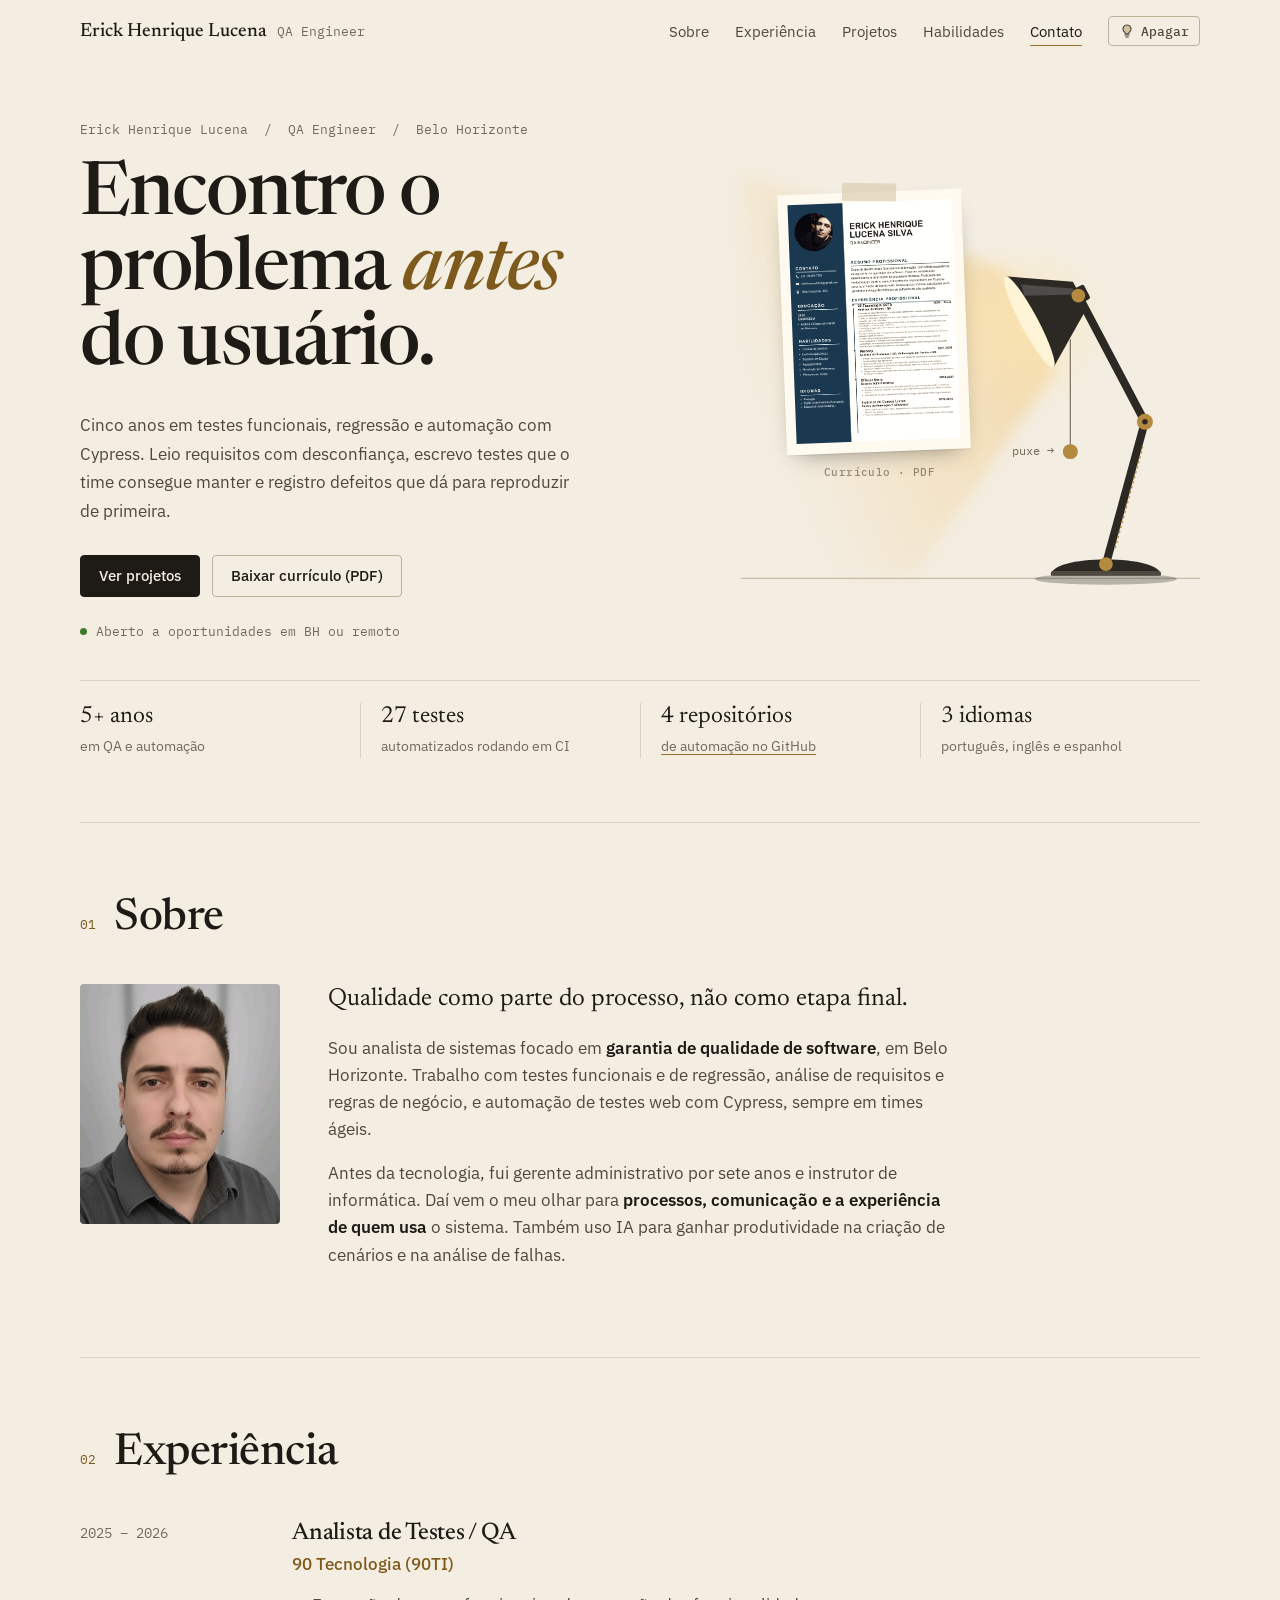
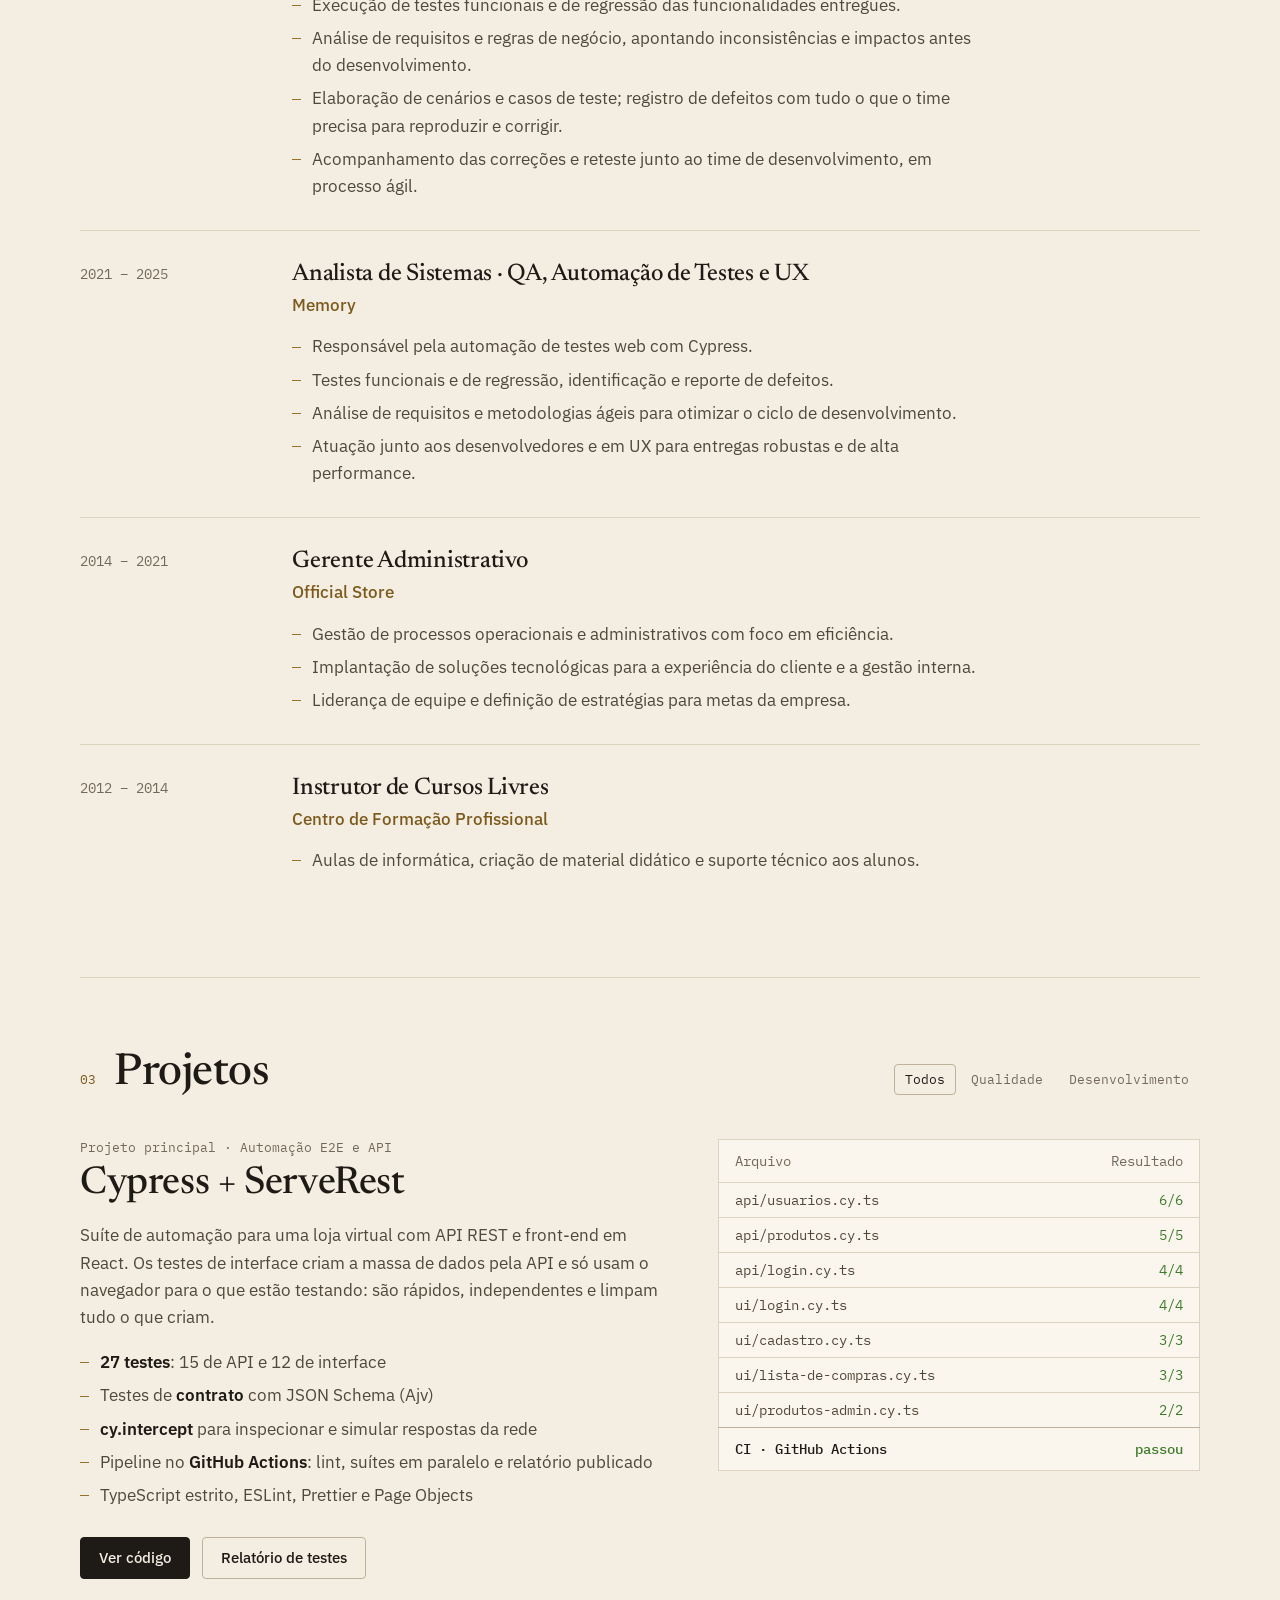
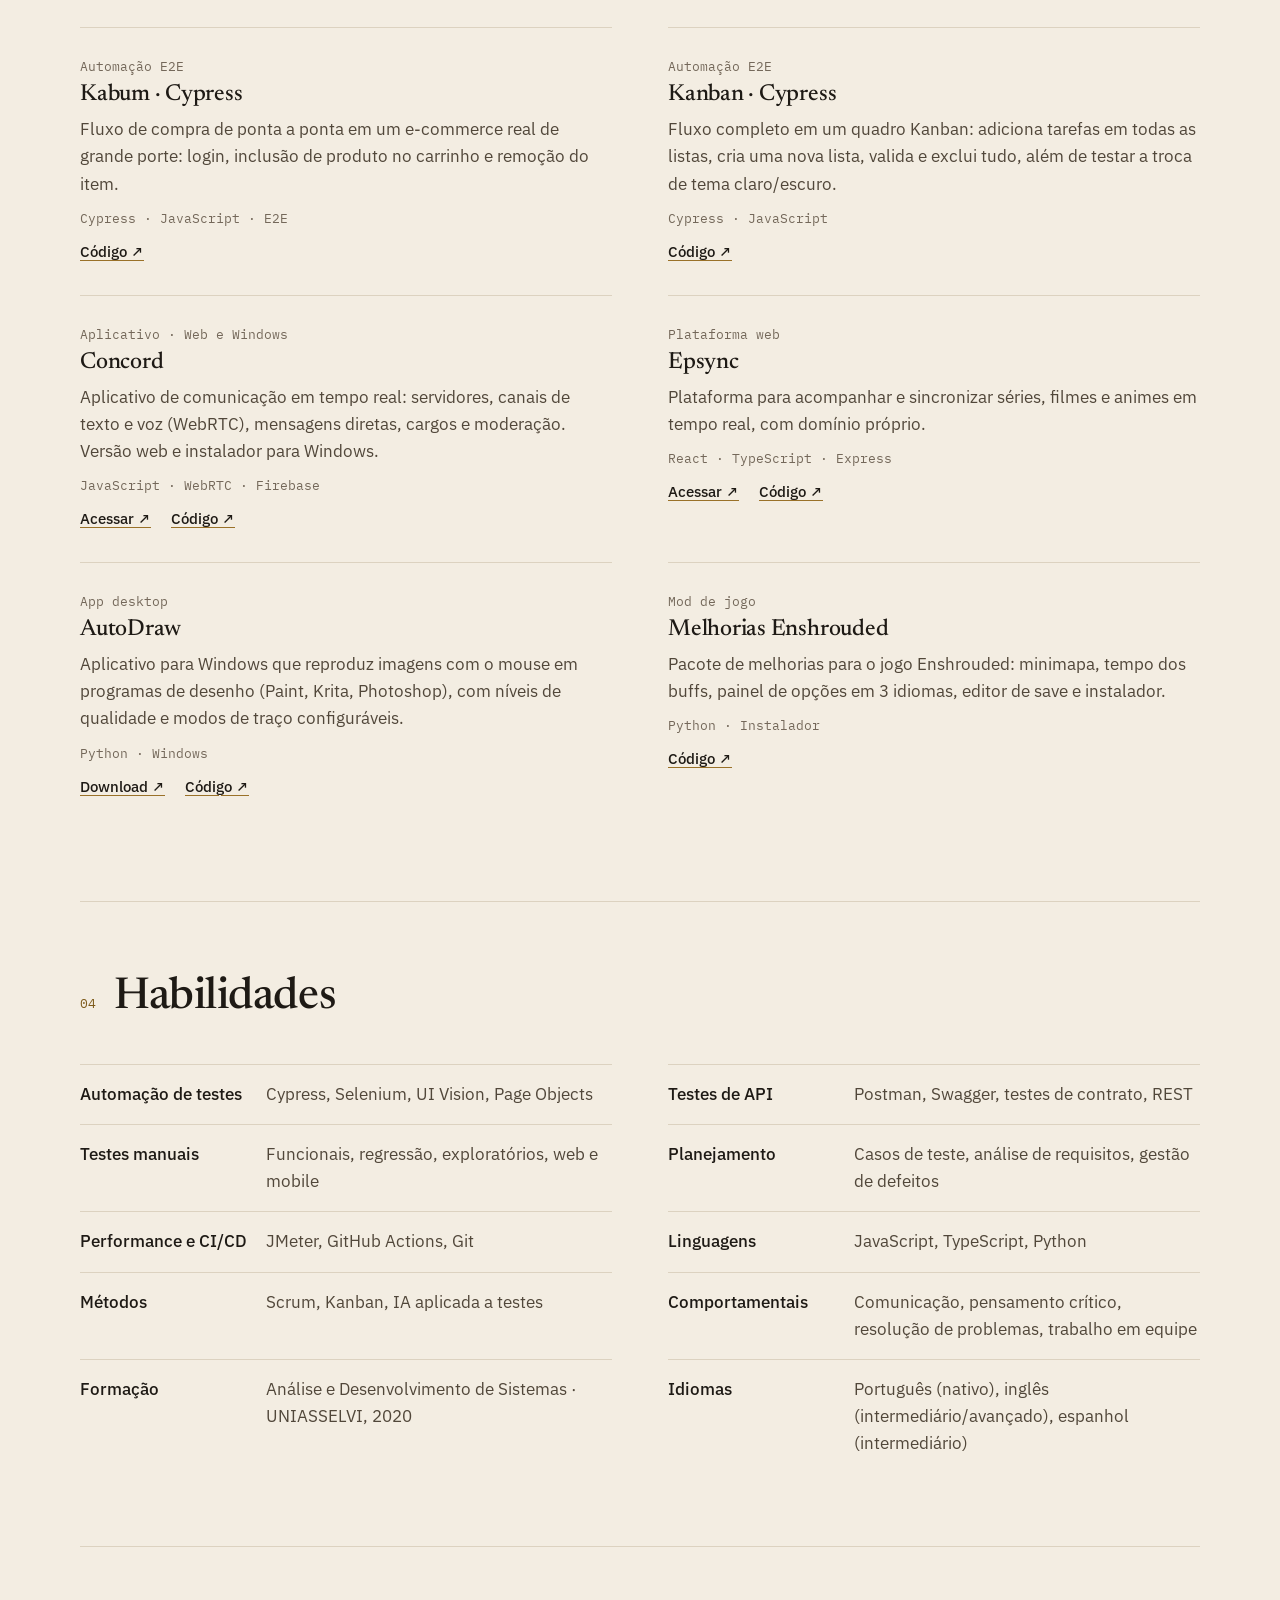
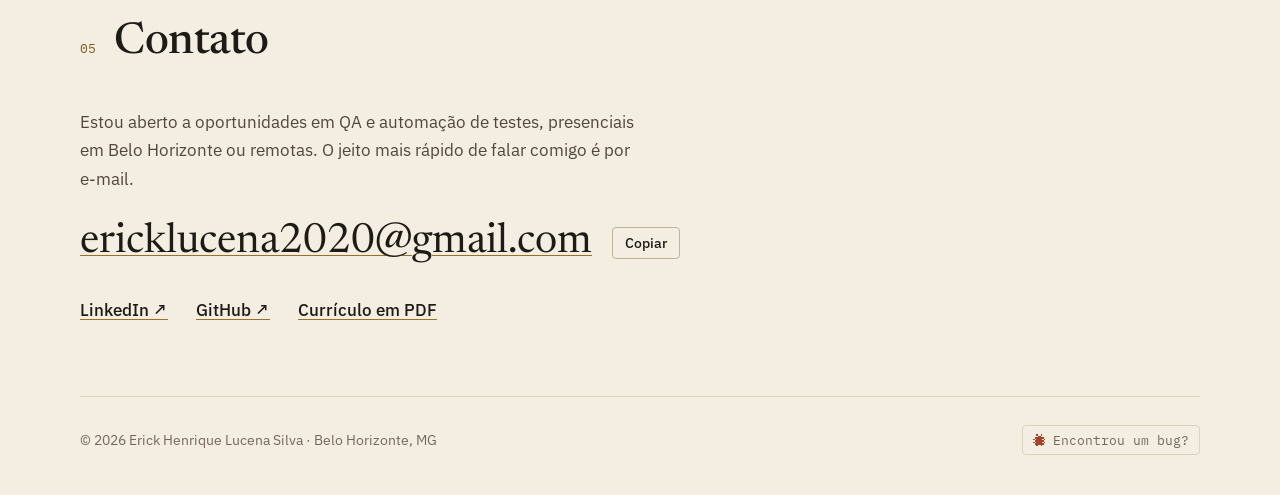
<file: index.html>
<!doctype html>
<html lang="pt-BR">
  <head>
    <meta charset="utf-8" />
    <meta name="viewport" content="width=device-width, initial-scale=1" />
    <title>Erick Henrique Lucena · QA Engineer</title>
    <meta
      name="description"
      content="Erick Henrique Lucena Silva: QA Engineer em Belo Horizonte. 5 anos em testes funcionais, regressão e automação com Cypress, testes de API e integração contínua."
    />
    <link rel="canonical" href="https://ericklucenaa.github.io/" />
    <meta property="og:url" content="https://ericklucenaa.github.io/" />
    <meta property="og:type" content="website" />
    <meta property="og:locale" content="pt_BR" />
    <meta property="og:site_name" content="Erick Henrique Lucena · Portfólio" />
    <meta property="og:title" content="Erick Henrique Lucena · QA Engineer" />
    <meta
      property="og:description"
      content="5 anos em testes funcionais, regressão e automação com Cypress. Projetos e experiência."
    />
    <meta property="og:image" content="https://ericklucenaa.github.io/assets/og-image.png" />
    <meta property="og:image:width" content="1200" />
    <meta property="og:image:height" content="630" />
    <meta property="og:image:alt" content="Erick Henrique Lucena, QA Engineer" />
    <meta name="twitter:card" content="summary_large_image" />
    <meta name="twitter:image" content="https://ericklucenaa.github.io/assets/og-image.png" />
    <meta name="theme-color" content="#15130f" />
    <link rel="icon" href="/assets/favicon.svg" type="image/svg+xml" />
    <link rel="preconnect" href="https://fonts.googleapis.com" />
    <link rel="preconnect" href="https://fonts.gstatic.com" crossorigin />
    <link
      href="https://fonts.googleapis.com/css2?family=IBM+Plex+Mono:wght@400;500&family=IBM+Plex+Sans:wght@400;500;600&family=Newsreader:ital,opsz,wght@0,6..72,400;0,6..72,500;1,6..72,400&display=swap"
      rel="stylesheet"
    />
    <link rel="stylesheet" href="styles.css" />
    <script>
      // define a luz (tema) antes da pintura, para não piscar
      ;(function () {
        var t = null
        try {
          t = localStorage.getItem('tema')
        } catch (e) {}
        if (t !== 'light' && t !== 'dark')
          t = window.matchMedia('(prefers-color-scheme: light)').matches ? 'light' : 'dark'
        document.documentElement.dataset.theme = t
      })()
    </script>
  </head>
  <body>
    <a class="pular" href="#conteudo">Pular para o conteúdo</a>

    <header class="topo">
      <nav class="nav container" aria-label="Principal">
        <a class="marca" href="#inicio">
          <span class="marca-nome">Erick Henrique Lucena</span>
          <span class="marca-papel">QA Engineer</span>
        </a>
        <button class="menu-botao" type="button" aria-expanded="false" aria-controls="menu">
          <span class="sr-only">Menu</span><span aria-hidden="true"></span><span aria-hidden="true"></span>
        </button>
        <ul class="menu" id="menu">
          <li><a href="#sobre">Sobre</a></li>
          <li><a href="#experiencia">Experiência</a></li>
          <li><a href="#projetos">Projetos</a></li>
          <li><a href="#habilidades">Habilidades</a></li>
          <li><a href="#contato">Contato</a></li>
          <li>
            <button class="interruptor" type="button" aria-pressed="false">
              <svg viewBox="0 0 24 24" aria-hidden="true"><path d="M9 18h6M10 21h4M12 3a6 6 0 0 0-3.6 10.8c.6.5 1 1.2 1 2V16h5.2v-.2c0-.8.4-1.5 1-2A6 6 0 0 0 12 3Z"/></svg>
              <span class="interruptor-texto">Acender</span>
            </button>
          </li>
        </ul>
      </nav>
    </header>

    <main id="conteudo">
      <!-- ============ ABERTURA ============ -->
      <section class="abertura container" id="inicio">
        <div class="abertura-texto">
          <p class="sobrelinha">Erick Henrique Lucena &nbsp;/&nbsp; QA Engineer &nbsp;/&nbsp; Belo Horizonte</p>
          <h1>Encontro o problema <em>antes</em> do usuário.</h1>
          <p class="abertura-sub">
            Cinco anos em testes funcionais, regressão e automação com Cypress. Leio requisitos com
            desconfiança, escrevo testes que o time consegue manter e registro defeitos que dá para
            reproduzir de primeira.
          </p>
          <div class="acoes">
            <a class="botao primario" href="#projetos">Ver projetos</a>
            <a class="botao" href="assets/Erick-Henrique-Lucena-Silva-Curriculo.pdf" download>Baixar currículo (PDF)</a>
          </div>
          <p class="disponivel"><span class="ponto" aria-hidden="true"></span> Aberto a oportunidades em BH ou remoto</p>
        </div>

        <div class="cena">
          <svg class="cena-svg" viewBox="0 0 400 400" aria-hidden="true">
            <defs>
              <linearGradient id="g-cone" x1="252" y1="150" x2="20" y2="250" gradientUnits="userSpaceOnUse">
                <stop class="cone-ini" offset="0" />
                <stop class="cone-fim" offset="1" />
              </linearGradient>
              <radialGradient id="g-brilho">
                <stop class="brilho-ini" offset="0" />
                <stop class="brilho-fim" offset="1" />
              </radialGradient>
              <filter id="f-difuso" x="-20%" y="-20%" width="140%" height="140%">
                <feGaussianBlur stdDeviation="7" />
              </filter>
            </defs>

            <g class="luz">
              <polygon class="cone" points="234,106 274,192 150,372 0,372 0,18" fill="url(#g-cone)" filter="url(#f-difuso)" />
              <circle class="brilho" cx="250" cy="150" r="78" fill="url(#g-brilho)" />
            </g>

            <line class="mesa" x1="0" y1="372.5" x2="400" y2="372.5" />

            <!-- base -->
            <ellipse class="sombra-base" cx="318" cy="373" rx="62" ry="5" />
            <path class="metal" d="M270 370c0-9 21-14 48-14s48 5 48 14Z" />
            <rect class="metal-claro" x="270" y="366" width="96" height="4" rx="2" />
            <!-- braços -->
            <line class="braco" x1="318" y1="360" x2="352" y2="236" />
            <line class="braco" x1="352" y1="236" x2="294" y2="126" />
            <line class="mola" x1="326" y1="346" x2="350" y2="258" />
            <circle class="junta" cx="318" cy="360" r="6" />
            <circle class="junta" cx="352" cy="236" r="7" />
            <circle class="junta-centro" cx="352" cy="236" r="2.4" />
            <!-- cúpula -->
            <g transform="translate(268 140) rotate(62)">
              <path class="cupula" d="M-13 -31h26l32 50q-45 12-90 0Z" />
              <path class="cupula-reflexo" d="M-8 -28h6l-20 40q-6-1-10-2Z" />
              <ellipse class="abertura-lampada" cx="0" cy="19" rx="45" ry="7.5" />
              <rect class="metal" x="-7" y="-38" width="14" height="9" rx="2" />
            </g>
            <circle class="junta" cx="294" cy="126" r="6" />
            <!-- cordinha -->
            <line class="cordao" x1="287" y1="164" x2="287" y2="262" />
            <circle class="puxador" cx="287" cy="262" r="6.5" />
          </svg>

          <a class="curriculo-mini" href="assets/Erick-Henrique-Lucena-Silva-Curriculo.pdf" target="_blank" rel="noopener">
            <img src="assets/curriculo-miniatura.webp" width="520" height="735" alt="Miniatura do currículo de Erick Henrique Lucena Silva" decoding="async">
            <span class="curriculo-mini-rotulo">Currículo · PDF</span>
          </a>

          <button class="cordinha" type="button" aria-pressed="false">
            <span class="sr-only">Luminária: acender ou apagar a página</span>
          </button>
          <span class="dica" aria-hidden="true">puxe</span>
        </div>
      </section>

      <dl class="fatos container" aria-label="Destaques">
        <div><dt>5+ anos</dt><dd>em QA e automação</dd></div>
        <div><dt>27 testes</dt><dd>automatizados rodando em CI</dd></div>
        <div><dt>4 repositórios</dt><dd><a href="https://github.com/Ericklucenaa?tab=repositories&amp;q=cypress" target="_blank" rel="noopener">de automação no GitHub</a></dd></div>
        <div><dt>3 idiomas</dt><dd>português, inglês e espanhol</dd></div>
      </dl>

      <!-- ============ SOBRE ============ -->
      <section class="secao container" id="sobre" aria-labelledby="t-sobre">
        <header class="secao-cab"><span class="secao-num">01</span><h2 id="t-sobre">Sobre</h2></header>
        <div class="sobre">
          <img class="foto" src="assets/foto.jpg" alt="Foto de Erick Henrique Lucena Silva" width="200" height="200" loading="lazy" />
          <div class="sobre-texto">
            <p class="sobre-lead">Qualidade como parte do processo, não como etapa final.</p>
            <p>
              Sou analista de sistemas focado em <strong>garantia de qualidade de software</strong>, em
              Belo Horizonte. Trabalho com testes funcionais e de regressão, análise de requisitos e
              regras de negócio, e automação de testes web com Cypress, sempre em times ágeis.
            </p>
            <p>
              Antes da tecnologia, fui gerente administrativo por sete anos e instrutor de informática.
              Daí vem o meu olhar para <strong>processos, comunicação e a experiência de quem usa</strong>
              o sistema. Também uso IA para ganhar produtividade na criação de cenários e na análise de
              falhas.
            </p>
          </div>
        </div>
      </section>

      <!-- ============ EXPERIÊNCIA ============ -->
      <section class="secao container" id="experiencia" aria-labelledby="t-exp">
        <header class="secao-cab"><span class="secao-num">02</span><h2 id="t-exp">Experiência</h2></header>
        <ol class="trajetoria">
          <li>
            <p class="periodo">2025 – 2026</p>
            <div>
              <h3>Analista de Testes / QA</h3>
              <p class="empresa">90 Tecnologia (90TI)</p>
              <ul>
                <li>Execução de testes funcionais e de regressão das funcionalidades entregues.</li>
                <li>Análise de requisitos e regras de negócio, apontando inconsistências e impactos antes do desenvolvimento.</li>
                <li>Elaboração de cenários e casos de teste; registro de defeitos com tudo o que o time precisa para reproduzir e corrigir.</li>
                <li>Acompanhamento das correções e reteste junto ao time de desenvolvimento, em processo ágil.</li>
              </ul>
            </div>
          </li>
          <li>
            <p class="periodo">2021 – 2025</p>
            <div>
              <h3>Analista de Sistemas · QA, Automação de Testes e UX</h3>
              <p class="empresa">Memory</p>
              <ul>
                <li>Responsável pela automação de testes web com Cypress.</li>
                <li>Testes funcionais e de regressão, identificação e reporte de defeitos.</li>
                <li>Análise de requisitos e metodologias ágeis para otimizar o ciclo de desenvolvimento.</li>
                <li>Atuação junto aos desenvolvedores e em UX para entregas robustas e de alta performance.</li>
              </ul>
            </div>
          </li>
          <li>
            <p class="periodo">2014 – 2021</p>
            <div>
              <h3>Gerente Administrativo</h3>
              <p class="empresa">Official Store</p>
              <ul>
                <li>Gestão de processos operacionais e administrativos com foco em eficiência.</li>
                <li>Implantação de soluções tecnológicas para a experiência do cliente e a gestão interna.</li>
                <li>Liderança de equipe e definição de estratégias para metas da empresa.</li>
              </ul>
            </div>
          </li>
          <li>
            <p class="periodo">2012 – 2014</p>
            <div>
              <h3>Instrutor de Cursos Livres</h3>
              <p class="empresa">Centro de Formação Profissional</p>
              <ul>
                <li>Aulas de informática, criação de material didático e suporte técnico aos alunos.</li>
              </ul>
            </div>
          </li>
        </ol>
      </section>

      <!-- ============ PROJETOS ============ -->
      <section class="secao container" id="projetos" aria-labelledby="t-proj">
        <header class="secao-cab">
          <span class="secao-num">03</span><h2 id="t-proj">Projetos</h2>
          <div class="filtros" role="group" aria-label="Filtrar projetos">
            <button class="filtro" type="button" aria-pressed="true" data-filtro="todos">Todos</button>
            <button class="filtro" type="button" aria-pressed="false" data-filtro="qa">Qualidade</button>
            <button class="filtro" type="button" aria-pressed="false" data-filtro="dev">Desenvolvimento</button>
          </div>
        </header>

        <article class="projeto projeto-principal" data-tipo="qa">
          <div class="pp-texto">
            <p class="tipo">Projeto principal · Automação E2E e API</p>
            <h3>Cypress + ServeRest</h3>
            <p>
              Suíte de automação para uma loja virtual com API REST e front-end em React. Os testes de
              interface criam a massa de dados pela API e só usam o navegador para o que estão testando:
              são rápidos, independentes e limpam tudo o que criam.
            </p>
            <ul class="lista-pontos">
              <li><b>27 testes</b>: 15 de API e 12 de interface</li>
              <li>Testes de <b>contrato</b> com JSON Schema (Ajv)</li>
              <li><b>cy.intercept</b> para inspecionar e simular respostas da rede</li>
              <li>Pipeline no <b>GitHub Actions</b>: lint, suítes em paralelo e relatório publicado</li>
              <li>TypeScript estrito, ESLint, Prettier e Page Objects</li>
            </ul>
            <div class="acoes">
              <a class="botao primario" href="https://github.com/Ericklucenaa/cypress-serverest" target="_blank" rel="noopener">Ver código</a>
              <a class="botao" href="https://ericklucenaa.github.io/cypress-serverest/" target="_blank" rel="noopener">Relatório de testes</a>
            </div>
          </div>
          <table class="suites">
            <caption class="sr-only">Resultado por arquivo de teste</caption>
            <thead><tr><th scope="col">Arquivo</th><th scope="col">Resultado</th></tr></thead>
            <tbody>
              <tr><td>api/usuarios.cy.ts</td><td>6/6</td></tr>
              <tr><td>api/produtos.cy.ts</td><td>5/5</td></tr>
              <tr><td>api/login.cy.ts</td><td>4/4</td></tr>
              <tr><td>ui/login.cy.ts</td><td>4/4</td></tr>
              <tr><td>ui/cadastro.cy.ts</td><td>3/3</td></tr>
              <tr><td>ui/lista-de-compras.cy.ts</td><td>3/3</td></tr>
              <tr><td>ui/produtos-admin.cy.ts</td><td>2/2</td></tr>
            </tbody>
            <tfoot><tr><td>CI · GitHub Actions</td><td>passou</td></tr></tfoot>
          </table>
        </article>

        <div class="lista-projetos">
          <article class="projeto" data-tipo="qa">
            <p class="tipo">Automação E2E</p>
            <h3>Kabum · Cypress</h3>
            <p>Fluxo de compra de ponta a ponta em um e-commerce real de grande porte: login, inclusão de produto no carrinho e remoção do item.</p>
            <p class="tecs">Cypress · JavaScript · E2E</p>
            <p class="links"><a href="https://github.com/Ericklucenaa/kabum-cypress" target="_blank" rel="noopener">Código <span aria-hidden="true">↗</span></a></p>
          </article>

          <article class="projeto" data-tipo="qa">
            <p class="tipo">Automação E2E</p>
            <h3>Kanban · Cypress</h3>
            <p>Fluxo completo em um quadro Kanban: adiciona tarefas em todas as listas, cria uma nova lista, valida e exclui tudo, além de testar a troca de tema claro/escuro.</p>
            <p class="tecs">Cypress · JavaScript</p>
            <p class="links"><a href="https://github.com/Ericklucenaa/Cypress-Kanban" target="_blank" rel="noopener">Código <span aria-hidden="true">↗</span></a></p>
          </article>

          <article class="projeto" data-tipo="dev">
            <p class="tipo">Aplicativo · Web e Windows</p>
            <h3>Concord</h3>
            <p>Aplicativo de comunicação em tempo real: servidores, canais de texto e voz (WebRTC), mensagens diretas, cargos e moderação. Versão web e instalador para Windows.</p>
            <p class="tecs">JavaScript · WebRTC · Firebase</p>
            <p class="links">
              <a href="https://concord-3af70.web.app" target="_blank" rel="noopener">Acessar <span aria-hidden="true">↗</span></a>
              <a href="https://github.com/Ericklucenaa/Concord" target="_blank" rel="noopener">Código <span aria-hidden="true">↗</span></a>
            </p>
          </article>

          <article class="projeto" data-tipo="dev">
            <p class="tipo">Plataforma web</p>
            <h3>Epsync</h3>
            <p>Plataforma para acompanhar e sincronizar séries, filmes e animes em tempo real, com domínio próprio.</p>
            <p class="tecs">React · TypeScript · Express</p>
            <p class="links">
              <a href="https://epsync.com.br" target="_blank" rel="noopener">Acessar <span aria-hidden="true">↗</span></a>
              <a href="https://github.com/Ericklucenaa/ShowTime" target="_blank" rel="noopener">Código <span aria-hidden="true">↗</span></a>
            </p>
          </article>

          <article class="projeto" data-tipo="dev">
            <p class="tipo">App desktop</p>
            <h3>AutoDraw</h3>
            <p>Aplicativo para Windows que reproduz imagens com o mouse em programas de desenho (Paint, Krita, Photoshop), com níveis de qualidade e modos de traço configuráveis.</p>
            <p class="tecs">Python · Windows</p>
            <p class="links">
              <a href="https://github.com/Ericklucenaa/AutoDraw/releases/latest" target="_blank" rel="noopener">Download <span aria-hidden="true">↗</span></a>
              <a href="https://github.com/Ericklucenaa/AutoDraw" target="_blank" rel="noopener">Código <span aria-hidden="true">↗</span></a>
            </p>
          </article>

          <article class="projeto" data-tipo="dev">
            <p class="tipo">Mod de jogo</p>
            <h3>Melhorias Enshrouded</h3>
            <p>Pacote de melhorias para o jogo Enshrouded: minimapa, tempo dos buffs, painel de opções em 3 idiomas, editor de save e instalador.</p>
            <p class="tecs">Python · Instalador</p>
            <p class="links"><a href="https://github.com/Ericklucenaa/Enshrouded-minimap" target="_blank" rel="noopener">Código <span aria-hidden="true">↗</span></a></p>
          </article>
        </div>
        <p class="filtro-vazio" hidden>Nenhum projeto nesta categoria.</p>
      </section>

      <!-- ============ HABILIDADES ============ -->
      <section class="secao container" id="habilidades" aria-labelledby="t-hab">
        <header class="secao-cab"><span class="secao-num">04</span><h2 id="t-hab">Habilidades</h2></header>
        <dl class="habilidades">
          <div><dt>Automação de testes</dt><dd>Cypress, Selenium, UI Vision, Page Objects</dd></div>
          <div><dt>Testes de API</dt><dd>Postman, Swagger, testes de contrato, REST</dd></div>
          <div><dt>Testes manuais</dt><dd>Funcionais, regressão, exploratórios, web e mobile</dd></div>
          <div><dt>Planejamento</dt><dd>Casos de teste, análise de requisitos, gestão de defeitos</dd></div>
          <div><dt>Performance e CI/CD</dt><dd>JMeter, GitHub Actions, Git</dd></div>
          <div><dt>Linguagens</dt><dd>JavaScript, TypeScript, Python</dd></div>
          <div><dt>Métodos</dt><dd>Scrum, Kanban, IA aplicada a testes</dd></div>
          <div><dt>Comportamentais</dt><dd>Comunicação, pensamento crítico, resolução de problemas, trabalho em equipe</dd></div>
          <div><dt>Formação</dt><dd>Análise e Desenvolvimento de Sistemas · UNIASSELVI, 2020</dd></div>
          <div><dt>Idiomas</dt><dd>Português (nativo), inglês (intermediário/avançado), espanhol (intermediário)</dd></div>
        </dl>
      </section>

      <!-- ============ CONTATO ============ -->
      <section class="secao container contato" id="contato" aria-labelledby="t-contato">
        <header class="secao-cab"><span class="secao-num">05</span><h2 id="t-contato">Contato</h2></header>
        <div class="contato-corpo">
          <p class="contato-texto">Estou aberto a oportunidades em QA e automação de testes, presenciais em Belo Horizonte ou remotas. O jeito mais rápido de falar comigo é por e-mail.</p>
          <p class="email-linha">
            <a class="email" href="mailto:ericklucena2020@gmail.com">ericklucena2020@gmail.com</a>
            <button class="botao pequeno" type="button" id="copiar-email" data-email="ericklucena2020@gmail.com">Copiar</button>
          </p>
          <ul class="contato-links">
            <li><a href="https://www.linkedin.com/in/erick-lucena-b0a96a1b9/" target="_blank" rel="noopener">LinkedIn <span aria-hidden="true">↗</span></a></li>
            <li><a href="https://github.com/Ericklucenaa" target="_blank" rel="noopener">GitHub <span aria-hidden="true">↗</span></a></li>
            <li><a href="assets/Erick-Henrique-Lucena-Silva-Curriculo.pdf" download>Currículo em PDF</a></li>
          </ul>
        </div>
      </section>
    </main>

    <footer class="rodape container">
      <p>© <span id="ano">2026</span> Erick Henrique Lucena Silva · Belo Horizonte, MG</p>
      <button class="caca-botao" type="button" aria-pressed="false">
        <svg viewBox="0 0 8 8" aria-hidden="true"><use href="#sprite-bug" /></svg>
        <span class="caca-texto">Encontrou um bug?</span>
      </button>
    </footer>

    <div class="toasts" aria-live="polite"></div>

    <svg width="0" height="0" style="position: absolute" aria-hidden="true">
      <symbol id="sprite-bug" viewBox="0 0 8 8" shape-rendering="crispEdges">
        <path fill="currentColor" d="M2 0h1v1H2zM5 0h1v1H5zM3 1h2v1H3zM1 2h6v1H1zM0 3h1v1H0zM2 3h4v1H2zM7 3h1v1H7zM1 4h6v1H1zM0 5h1v1H0zM2 5h4v1H2zM7 5h1v1H7zM1 6h6v1H1zM2 7h1v1H2zM5 7h1v1H5z" />
      </symbol>
    </svg>

    <script src="script.js" defer></script>
  </body>
</html>
</file>
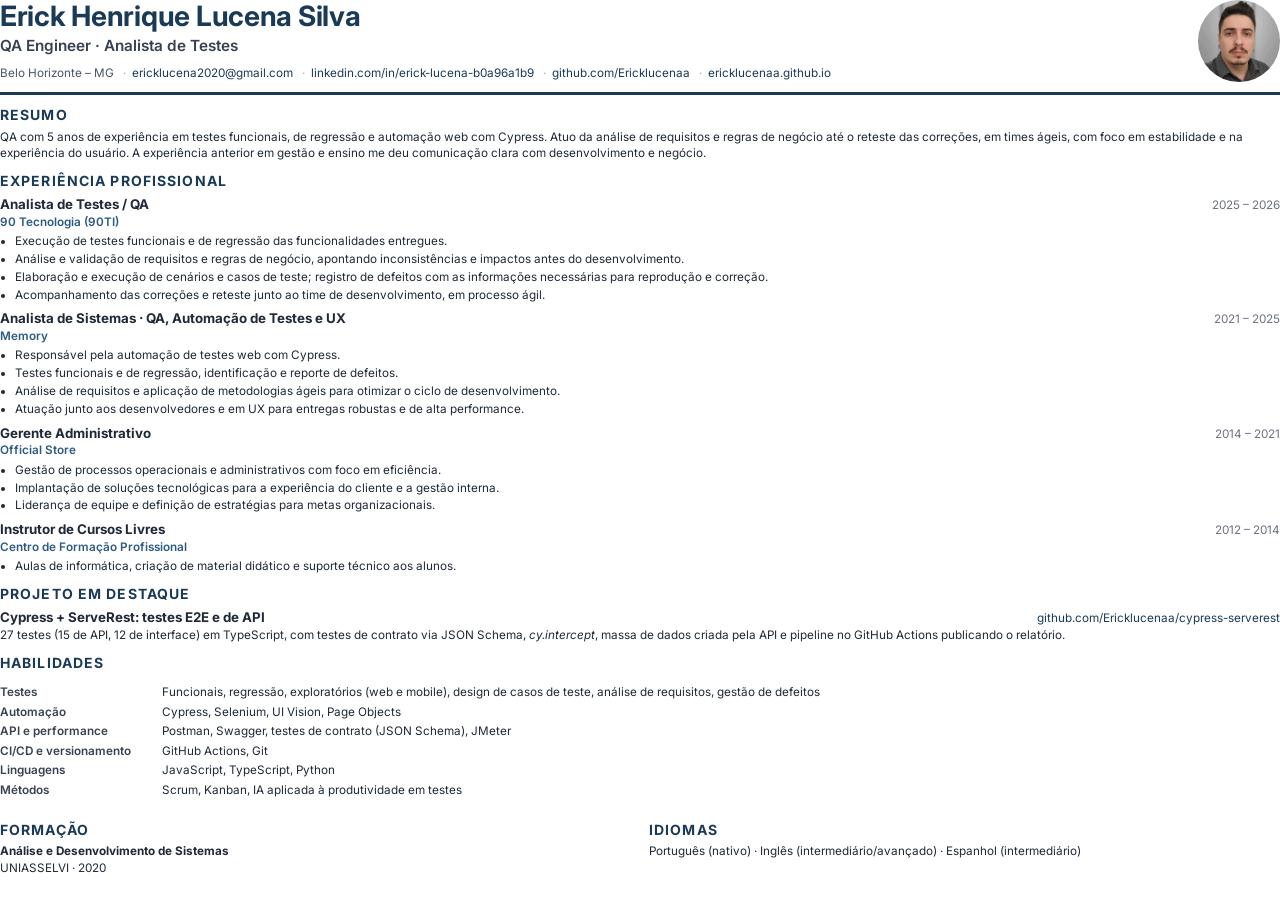
<file: cv/curriculo.html>
<!doctype html>
<html lang="pt-BR">
  <head>
    <meta charset="utf-8" />
    <title>Erick Henrique Lucena Silva · Currículo</title>
    <link
      href="https://fonts.googleapis.com/css2?family=Inter:wght@400;500;600;700;800&display=swap"
      rel="stylesheet"
    />
    <style>
      @page {
        size: A4;
        margin: 10mm 13mm;
      }
      * {
        box-sizing: border-box;
      }
      body {
        margin: 0;
        font-family: 'Inter', Arial, sans-serif;
        font-size: 8.8pt;
        line-height: 1.4;
        color: #1f2937;
        -webkit-print-color-adjust: exact;
        print-color-adjust: exact;
      }
      a {
        color: #1b3a57;
        text-decoration: none;
      }
      header {
        display: flex;
        justify-content: space-between;
        align-items: center;
        gap: 18px;
        padding-bottom: 10px;
        border-bottom: 3px solid #1b3a57;
      }
      h1 {
        margin: 0;
        font-size: 21pt;
        line-height: 1.1;
        color: #1b3a57;
        letter-spacing: -0.01em;
      }
      .cargo {
        margin: 4px 0 8px;
        font-size: 11.5pt;
        font-weight: 600;
        color: #374151;
      }
      .contatos {
        margin: 0;
        font-size: 8.8pt;
        color: #4b5563;
      }
      .contatos span + span::before {
        content: '·';
        margin: 0 6px;
        color: #9ca3af;
      }
      .foto {
        width: 82px;
        height: 82px;
        border-radius: 50%;
        object-fit: cover;
        flex: none;
      }
      h2 {
        margin: 10px 0 4px;
        font-size: 10.5pt;
        text-transform: uppercase;
        letter-spacing: 0.08em;
        color: #1b3a57;
      }
      p {
        margin: 0;
      }
      .item {
        margin-bottom: 6px;
        break-inside: avoid;
      }
      .item-topo {
        display: flex;
        justify-content: space-between;
        gap: 12px;
        align-items: baseline;
      }
      .item h3 {
        margin: 0;
        font-size: 10pt;
      }
      .periodo {
        font-size: 8.8pt;
        color: #6b7280;
        white-space: nowrap;
      }
      .empresa {
        font-weight: 600;
        color: #2c5a85;
        margin-bottom: 3px;
      }
      ul {
        margin: 2px 0 0;
        padding-left: 15px;
      }
      li {
        margin-bottom: 1.5px;
      }
      .habilidades {
        display: grid;
        grid-template-columns: 150px 1fr;
        gap: 3px 12px;
      }
      .habilidades dt {
        font-weight: 600;
        color: #374151;
      }
      .habilidades dd {
        margin: 0;
      }
      .duas {
        display: grid;
        grid-template-columns: 1fr 1fr;
        gap: 18px;
      }
    </style>
  </head>
  <body>
    <header>
      <div>
        <h1>Erick Henrique Lucena Silva</h1>
        <p class="cargo">QA Engineer · Analista de Testes</p>
        <p class="contatos">
          <span>Belo Horizonte – MG</span>
          <span><a href="mailto:ericklucena2020@gmail.com">ericklucena2020@gmail.com</a></span>
          <span><a href="https://www.linkedin.com/in/erick-lucena-b0a96a1b9/">linkedin.com/in/erick-lucena-b0a96a1b9</a></span>
          <span><a href="https://github.com/Ericklucenaa">github.com/Ericklucenaa</a></span>
          <span><a href="https://ericklucenaa.github.io">ericklucenaa.github.io</a></span>
        </p>
      </div>
      <img class="foto" src="../assets/foto.jpg" alt="" />
    </header>

    <h2>Resumo</h2>
    <p>
      QA com 5 anos de experiência em testes funcionais, de regressão e automação web com Cypress.
      Atuo da análise de requisitos e regras de negócio até o reteste das correções, em times ágeis,
      com foco em estabilidade e na experiência do usuário. A experiência anterior em gestão e ensino
      me deu comunicação clara com desenvolvimento e negócio.
    </p>

    <h2>Experiência profissional</h2>
    <div class="item">
      <div class="item-topo"><h3>Analista de Testes / QA</h3><span class="periodo">2025 – 2026</span></div>
      <p class="empresa">90 Tecnologia (90TI)</p>
      <ul>
        <li>Execução de testes funcionais e de regressão das funcionalidades entregues.</li>
        <li>Análise e validação de requisitos e regras de negócio, apontando inconsistências e impactos antes do desenvolvimento.</li>
        <li>Elaboração e execução de cenários e casos de teste; registro de defeitos com as informações necessárias para reprodução e correção.</li>
        <li>Acompanhamento das correções e reteste junto ao time de desenvolvimento, em processo ágil.</li>
      </ul>
    </div>
    <div class="item">
      <div class="item-topo"><h3>Analista de Sistemas · QA, Automação de Testes e UX</h3><span class="periodo">2021 – 2025</span></div>
      <p class="empresa">Memory</p>
      <ul>
        <li>Responsável pela automação de testes web com Cypress.</li>
        <li>Testes funcionais e de regressão, identificação e reporte de defeitos.</li>
        <li>Análise de requisitos e aplicação de metodologias ágeis para otimizar o ciclo de desenvolvimento.</li>
        <li>Atuação junto aos desenvolvedores e em UX para entregas robustas e de alta performance.</li>
      </ul>
    </div>
    <div class="item">
      <div class="item-topo"><h3>Gerente Administrativo</h3><span class="periodo">2014 – 2021</span></div>
      <p class="empresa">Official Store</p>
      <ul>
        <li>Gestão de processos operacionais e administrativos com foco em eficiência.</li>
        <li>Implantação de soluções tecnológicas para a experiência do cliente e a gestão interna.</li>
        <li>Liderança de equipe e definição de estratégias para metas organizacionais.</li>
      </ul>
    </div>
    <div class="item">
      <div class="item-topo"><h3>Instrutor de Cursos Livres</h3><span class="periodo">2012 – 2014</span></div>
      <p class="empresa">Centro de Formação Profissional</p>
      <ul>
        <li>Aulas de informática, criação de material didático e suporte técnico aos alunos.</li>
      </ul>
    </div>

    <h2>Projeto em destaque</h2>
    <div class="item">
      <div class="item-topo">
        <h3>Cypress + ServeRest: testes E2E e de API</h3>
        <span class="periodo"><a href="https://github.com/Ericklucenaa/cypress-serverest">github.com/Ericklucenaa/cypress-serverest</a></span>
      </div>
      <p>27 testes (15 de API, 12 de interface) em TypeScript, com testes de contrato via JSON Schema, <i>cy.intercept</i>, massa de dados criada pela API e pipeline no GitHub Actions publicando o relatório.</p>
    </div>
    <h2>Habilidades</h2>
    <dl class="habilidades">
      <dt>Testes</dt><dd>Funcionais, regressão, exploratórios (web e mobile), design de casos de teste, análise de requisitos, gestão de defeitos</dd>
      <dt>Automação</dt><dd>Cypress, Selenium, UI Vision, Page Objects</dd>
      <dt>API e performance</dt><dd>Postman, Swagger, testes de contrato (JSON Schema), JMeter</dd>
      <dt>CI/CD e versionamento</dt><dd>GitHub Actions, Git</dd>
      <dt>Linguagens</dt><dd>JavaScript, TypeScript, Python</dd>
      <dt>Métodos</dt><dd>Scrum, Kanban, IA aplicada à produtividade em testes</dd>
    </dl>

    <div class="duas">
      <div>
        <h2>Formação</h2>
        <p><b>Análise e Desenvolvimento de Sistemas</b><br />UNIASSELVI · 2020</p>
      </div>
      <div>
        <h2>Idiomas</h2>
        <p>Português (nativo) · Inglês (intermediário/avançado) · Espanhol (intermediário)</p>
      </div>
    </div>
  </body>
</html>
</file>
<file: styles.css>
/* =========================================================
   Portfólio · Erick Henrique Lucena
   Direção: bancada de inspeção. Carvão quente, papel e latão.
   Lâmpada apagada = tema escuro; acesa = tema claro.
   ========================================================= */

/* ============ Tokens ============ */
:root,
:root[data-theme='dark'] {
  --fundo: #15130f;
  --fundo-2: #1c1914;
  --superficie: #221e18;
  --linha: #312b23;
  --linha-forte: #4a4236;
  --texto: #ece4d6;
  --texto-2: #b9ae9a;
  --texto-3: #8c806d;
  --latao: #d4ab5c;
  --latao-texto: #e0bd78;
  --ok: #94c27a;
  --falha: #e07257;
  --botao-fundo: #ece4d6;
  --botao-texto: #15130f;
  /* cena */
  --metal: #2c2925;
  --metal-claro: #4a453d;
  --metal-reflexo: rgb(255 255 255 / 0.07);
  --junta: #a8853f;
  --mesa: #3a332a;
  --cordao: #6d6455;
  --abertura: #3b362e;
  --papel: #26221c;
  --papel-texto: #7d7363;
  --papel-ok: #6b8a5a;
  --luz: 0;
  color-scheme: dark;
}

:root[data-theme='light'] {
  --fundo: #f3ede2;
  --fundo-2: #ebe3d4;
  --superficie: #faf6ee;
  --linha: #dcd2c0;
  --linha-forte: #bfb29b;
  --texto: #1e1a15;
  --texto-2: #51473a;
  --texto-3: #74685a;
  --latao: #9a7128;
  --latao-texto: #7d5a1b;
  --ok: #3d7a2a;
  --falha: #a8402a;
  --botao-fundo: #1e1a15;
  --botao-texto: #f3ede2;
  --metal: #2c2925;
  --metal-claro: #4f493f;
  --metal-reflexo: rgb(255 255 255 / 0.16);
  --junta: #b38a3e;
  --mesa: #c9bca5;
  --cordao: #8a7f6c;
  --abertura: #fff4d6;
  --papel: #fffaf0;
  --papel-texto: #3b342b;
  --papel-ok: #3d7a2a;
  --luz: 1;
  color-scheme: light;
}

/* sem JS: segue o sistema */
@media (prefers-color-scheme: light) {
  :root:not([data-theme]) {
    --fundo: #f3ede2;
    --fundo-2: #ebe3d4;
    --superficie: #faf6ee;
    --linha: #dcd2c0;
    --linha-forte: #bfb29b;
    --texto: #1e1a15;
    --texto-2: #51473a;
    --texto-3: #74685a;
    --latao: #9a7128;
    --latao-texto: #7d5a1b;
    --ok: #3d7a2a;
    --falha: #a8402a;
    --botao-fundo: #1e1a15;
    --botao-texto: #f3ede2;
    --mesa: #c9bca5;
    --abertura: #fff4d6;
    --papel: #fffaf0;
    --papel-texto: #3b342b;
    --papel-ok: #3d7a2a;
    --luz: 1;
    color-scheme: light;
  }
}

:root {
  --serifa: 'Newsreader', 'Iowan Old Style', Georgia, serif;
  --sans: 'IBM Plex Sans', system-ui, -apple-system, 'Segoe UI', sans-serif;
  --mono: 'IBM Plex Mono', ui-monospace, Consolas, monospace;
  --raio: 4px;
}

/* ============ Base ============ */
*,
*::before,
*::after {
  box-sizing: border-box;
}

html {
  scroll-behavior: smooth;
  scroll-padding-top: 76px;
}

body {
  margin: 0;
  background: var(--fundo);
  color: var(--texto);
  font-family: var(--sans);
  font-size: 16.5px;
  line-height: 1.65;
  -webkit-font-smoothing: antialiased;
  text-rendering: optimizeLegibility;
}

img {
  max-width: 100%;
  display: block;
}

a {
  color: inherit;
  text-decoration-color: var(--latao);
  text-decoration-thickness: 1px;
  text-underline-offset: 3px;
}
a:hover {
  color: var(--latao-texto);
}

:focus-visible {
  outline: 2px solid var(--latao);
  outline-offset: 3px;
  border-radius: 2px;
}

h1,
h2,
h3 {
  margin: 0;
  font-family: var(--serifa);
  font-weight: 500;
  line-height: 1.12;
  letter-spacing: -0.01em;
}

strong,
b {
  font-weight: 600;
}

.container {
  width: min(1120px, 100% - 32px);
  margin-inline: auto;
}

.sr-only {
  position: absolute;
  width: 1px;
  height: 1px;
  overflow: hidden;
  clip: rect(0 0 0 0);
  white-space: nowrap;
}

.pular {
  position: absolute;
  left: 16px;
  top: -60px;
  background: var(--botao-fundo);
  color: var(--botao-texto);
  padding: 8px 14px;
  border-radius: var(--raio);
  z-index: 100;
}
.pular:focus {
  top: 12px;
}

/* ============ Botões ============ */
.botao {
  display: inline-flex;
  align-items: center;
  gap: 8px;
  padding: 11px 18px;
  border: 1px solid var(--linha-forte);
  border-radius: var(--raio);
  background: transparent;
  color: var(--texto);
  font: 500 15px/1.2 var(--sans);
  text-decoration: none;
  cursor: pointer;
  transition: border-color 0.15s, background 0.15s, color 0.15s;
}
.botao:hover {
  border-color: var(--latao);
  color: var(--texto);
}
.botao.primario {
  background: var(--botao-fundo);
  border-color: var(--botao-fundo);
  color: var(--botao-texto);
}
.botao.primario:hover {
  background: var(--latao);
  border-color: var(--latao);
  color: var(--botao-texto);
}
.botao.pequeno {
  padding: 7px 12px;
  font-size: 13.5px;
}

.acoes {
  display: flex;
  flex-wrap: wrap;
  gap: 12px;
}

/* ============ Topo ============ */
.topo {
  position: sticky;
  top: 0;
  z-index: 50;
  background: var(--fundo);
  border-bottom: 1px solid transparent;
  transition: border-color 0.2s;
}
.topo.rolou {
  border-bottom-color: var(--linha);
}

.nav {
  display: flex;
  align-items: center;
  justify-content: space-between;
  height: 64px;
}

.marca {
  display: flex;
  align-items: baseline;
  gap: 10px;
  text-decoration: none;
}
.marca-nome {
  font-family: var(--serifa);
  font-size: 1.2rem;
  font-weight: 500;
}
.marca-papel {
  font: 400 12.5px var(--mono);
  color: var(--texto-3);
}

.menu {
  display: flex;
  align-items: center;
  gap: 26px;
  list-style: none;
  margin: 0;
  padding: 0;
}
.menu a {
  font-size: 14.5px;
  color: var(--texto-2);
  text-decoration: none;
  padding: 4px 0;
  border-bottom: 1px solid transparent;
}
.menu a:hover,
.menu a.ativo {
  color: var(--texto);
  border-bottom-color: var(--latao);
}

.interruptor {
  display: inline-flex;
  align-items: center;
  gap: 6px;
  padding: 6px 10px;
  border: 1px solid var(--linha-forte);
  border-radius: var(--raio);
  background: none;
  color: var(--texto-2);
  font: 500 12.5px var(--mono);
  cursor: pointer;
}
.interruptor:hover {
  border-color: var(--latao);
  color: var(--texto);
}
.interruptor svg {
  width: 16px;
  height: 16px;
  fill: none;
  stroke: currentColor;
  stroke-width: 1.6;
  stroke-linecap: round;
  stroke-linejoin: round;
}
:root[data-theme='light'] .interruptor svg {
  fill: var(--latao);
  fill-opacity: 0.35;
}

.menu-botao {
  display: none;
  width: 44px;
  height: 44px;
  margin-right: -10px;
  border: 0;
  background: none;
  cursor: pointer;
  flex-direction: column;
  justify-content: center;
  align-items: center;
  gap: 6px;
}
.menu-botao span[aria-hidden] {
  display: block;
  width: 20px;
  height: 1.5px;
  background: var(--texto);
  transition: transform 0.2s;
}
.menu-botao[aria-expanded='true'] span[aria-hidden]:nth-of-type(2) {
  transform: translateY(3.75px) rotate(45deg);
}
.menu-botao[aria-expanded='true'] span[aria-hidden]:nth-of-type(3) {
  transform: translateY(-3.75px) rotate(-45deg);
}

/* ============ Abertura ============ */
.abertura {
  display: grid;
  grid-template-columns: minmax(0, 1.15fr) minmax(0, 0.85fr);
  gap: 40px;
  align-items: center;
  padding: 56px 0 40px;
}

.sobrelinha {
  margin: 0 0 22px;
  font: 400 13px var(--mono);
  color: var(--texto-3);
}

.abertura h1 {
  font-size: clamp(2.6rem, 6vw, 4.6rem);
  line-height: 1.02;
  letter-spacing: -0.025em;
  max-width: 12ch;
}
.abertura h1 em {
  font-style: italic;
  color: var(--latao-texto);
}

.abertura-sub {
  max-width: 50ch;
  margin: 26px 0 30px;
  font-size: 1.08rem;
  color: var(--texto-2);
}

.disponivel {
  display: flex;
  align-items: center;
  gap: 9px;
  margin: 26px 0 0;
  font: 400 13px var(--mono);
  color: var(--texto-3);
}
.ponto {
  width: 7px;
  height: 7px;
  border-radius: 50%;
  background: var(--ok);
}

/* ---------- cena da luminária ---------- */
.cena {
  position: relative;
  width: 100%;
  max-width: 470px;
  justify-self: end;
  aspect-ratio: 1;
  user-select: none;
  container-type: inline-size;
  -webkit-user-select: none;
}

.cena-svg {
  position: absolute;
  inset: 0;
  width: 100%;
  height: 100%;
  overflow: visible;
}

.cone-ini {
  stop-color: #ffd98f;
  stop-opacity: 0.42;
}
.cone-fim {
  stop-color: #ffd98f;
  stop-opacity: 0;
}
:root[data-theme='light'] .cone-ini {
  stop-color: #f2b544;
  stop-opacity: 0.34;
}
:root[data-theme='light'] .cone-fim {
  stop-color: #f2b544;
}
.brilho-ini {
  stop-color: #ffe7b0;
  stop-opacity: 0.55;
}
.brilho-fim {
  stop-color: #ffe7b0;
  stop-opacity: 0;
}

.luz {
  opacity: var(--luz);
  transition: opacity 0.3s;
}
.mesa {
  stroke: var(--mesa);
  stroke-width: 1;
}
.sombra-base {
  fill: #000;
  opacity: 0.25;
}
.metal {
  fill: var(--metal);
}
.metal-claro {
  fill: var(--metal-claro);
}
.braco {
  stroke: var(--metal);
  stroke-width: 7;
  stroke-linecap: round;
}
.mola {
  stroke: var(--junta);
  stroke-width: 1.4;
  stroke-dasharray: 2 2.5;
}
.junta {
  fill: var(--junta);
}
.junta-centro {
  fill: var(--metal);
}
.cupula {
  fill: var(--metal);
}
.cupula-reflexo {
  fill: var(--metal-reflexo);
}
.abertura-lampada {
  fill: var(--abertura);
  transition: fill 0.25s;
}
:root[data-theme='dark'] .cupula,
:root[data-theme='dark'] .braco,
:root[data-theme='dark'] .metal {
  stroke: var(--metal-claro);
  stroke-width: 0.6;
}
:root[data-theme='dark'] .braco {
  stroke: var(--metal);
  stroke-width: 7;
}
.cordao {
  stroke: var(--cordao);
  stroke-width: 1.2;
}
.puxador {
  fill: var(--junta);
}

/* o currículo preso na parede, que a luz ilumina */
.curriculo-mini {
  position: absolute;
  left: 9%;
  top: 9%;
  width: 40%;
  aspect-ratio: 520 / 735;
  padding: 2.2%;
  background: var(--papel);
  transform: rotate(-2.2deg);
  box-shadow: 0 1px 0 rgb(0 0 0 / 0.08), 0 10px 24px -12px rgb(0 0 0 / 0.45);
  transition: transform 0.25s ease, box-shadow 0.25s ease, background 0.3s;
}
.curriculo-mini img {
  display: block;
  width: 100%;
  height: 100%;
  object-fit: cover;
  object-position: top;
  filter: brightness(0.42) sepia(0.25) contrast(0.95);
  transition: filter 0.4s ease;
}
:root[data-theme='light'] .curriculo-mini img {
  filter: sepia(0.12) saturate(1.05);
}
.curriculo-mini::before {
  /* fita adesiva */
  content: '';
  position: absolute;
  z-index: 1;
  top: -9px;
  left: 50%;
  width: 54px;
  height: 18px;
  transform: translateX(-50%) rotate(3deg);
  background: rgb(214 200 168 / 0.6);
}
:root[data-theme='dark'] .curriculo-mini::before {
  background: rgb(90 82 68 / 0.6);
}
.curriculo-mini-rotulo {
  position: absolute;
  left: 0;
  right: 0;
  bottom: -26px;
  font: 500 11px/1 var(--mono);
  letter-spacing: 0.04em;
  text-align: center;
  color: var(--texto-3);
  opacity: 0.75;
  transform: rotate(2.2deg);
}
.curriculo-mini:hover,
.curriculo-mini:focus-visible {
  transform: rotate(-1deg) translateY(-3px);
  box-shadow: 0 1px 0 rgb(0 0 0 / 0.08), 0 16px 30px -12px rgb(0 0 0 / 0.5);
}
.curriculo-mini:focus-visible {
  outline: 2px solid var(--latao);
  outline-offset: 4px;
}

/* área de toque da cordinha (o desenho está no SVG) */
.cordinha {
  position: absolute;
  left: 71.75%;
  top: 65.5%;
  width: 44px;
  height: 44px;
  margin: -22px 0 0 -22px;
  padding: 0;
  border: 0;
  border-radius: 50%;
  background: transparent;
  cursor: grab;
  touch-action: none;
}
.cordinha:active {
  cursor: grabbing;
}
.cordinha:focus-visible {
  outline-offset: -8px;
}

.dica {
  position: absolute;
  right: calc(28.25% + 16px);
  top: calc(65.5% - 9px);
  font: 400 12px var(--mono);
  color: var(--texto-3);
  pointer-events: none;
  transition: opacity 0.3s;
}
.dica::after {
  content: ' →';
}
.dica.sumiu {
  opacity: 0;
}

/* tremulação ao acender */
:root.acendendo .luz {
  animation: tremula 0.42s steps(1, end);
}
:root.acendendo .abertura-lampada {
  animation: tremula-fill 0.42s steps(1, end);
}
@keyframes tremula {
  0% { opacity: 0.15; }
  18% { opacity: 0.85; }
  30% { opacity: 0.25; }
  48% { opacity: 1; }
  62% { opacity: 0.6; }
  76%, 100% { opacity: 1; }
}
@keyframes tremula-fill {
  0%, 30% { fill: #6b6150; }
  18%, 48%, 100% { fill: var(--abertura); }
}

/* transição de luz pela página (View Transitions) */
::view-transition-old(root),
::view-transition-new(root) {
  animation: none;
  mix-blend-mode: normal;
}
:root.apagando::view-transition-old(root) {
  z-index: 2;
}

/* ============ Fatos ============ */
.fatos {
  display: grid;
  grid-template-columns: repeat(4, 1fr);
  margin: 0 auto;
  padding: 22px 0 64px;
  border-top: 1px solid var(--linha);
}
.fatos > div {
  padding: 0 20px;
  border-left: 1px solid var(--linha);
}
.fatos > div:first-child {
  padding-left: 0;
  border-left: 0;
}
.fatos dt {
  font-family: var(--serifa);
  font-size: 1.45rem;
  line-height: 1.2;
}
.fatos dd {
  margin: 4px 0 0;
  font-size: 14px;
  color: var(--texto-3);
}

/* ============ Seções ============ */
.secao {
  padding: 72px 0;
  border-top: 1px solid var(--linha);
}

.secao-cab {
  display: flex;
  flex-wrap: wrap;
  align-items: baseline;
  gap: 8px 18px;
  margin-bottom: 40px;
}
.secao-num {
  font: 400 13px var(--mono);
  color: var(--latao-texto);
}
.secao-cab h2 {
  font-size: clamp(2rem, 4vw, 2.75rem);
}

/* Sobre */
.sobre {
  display: grid;
  grid-template-columns: 200px minmax(0, 62ch);
  gap: 48px;
  align-items: start;
}
.foto {
  width: 200px;
  height: 240px;
  object-fit: cover;
  border-radius: var(--raio);
  filter: grayscale(0.15) contrast(1.02);
}
.sobre-lead {
  margin: 0 0 18px;
  font-family: var(--serifa);
  font-size: 1.55rem;
  line-height: 1.3;
}
.sobre-texto p:not(.sobre-lead) {
  color: var(--texto-2);
}
.sobre-texto strong {
  color: var(--texto);
}

/* Experiência */
.trajetoria {
  list-style: none;
  margin: 0;
  padding: 0;
}
.trajetoria > li {
  display: grid;
  grid-template-columns: 180px minmax(0, 1fr);
  gap: 32px;
  padding: 30px 0;
  border-top: 1px solid var(--linha);
}
.trajetoria > li:first-child {
  border-top: 0;
  padding-top: 0;
}
.periodo {
  margin: 4px 0 0;
  font: 400 13.5px var(--mono);
  color: var(--texto-3);
}
.trajetoria h3 {
  font-size: 1.5rem;
}
.empresa {
  margin: 4px 0 14px;
  color: var(--latao-texto);
  font-weight: 500;
}
.trajetoria ul,
.lista-pontos {
  list-style: none;
  margin: 0;
  padding: 0;
  max-width: 70ch;
}
.trajetoria ul li,
.lista-pontos li {
  position: relative;
  padding-left: 20px;
  margin-top: 6px;
  color: var(--texto-2);
}
.trajetoria ul li::before,
.lista-pontos li::before {
  content: '';
  position: absolute;
  left: 0;
  top: 0.8em;
  width: 9px;
  height: 1px;
  background: var(--latao);
}
.lista-pontos b {
  color: var(--texto);
}

/* Projetos */
.filtros {
  display: flex;
  gap: 4px;
  margin-left: auto;
}
.filtro {
  padding: 6px 10px;
  border: 1px solid transparent;
  border-radius: var(--raio);
  background: none;
  color: var(--texto-3);
  font: 400 13px var(--mono);
  cursor: pointer;
}
.filtro:hover {
  color: var(--texto);
}
.filtro[aria-pressed='true'] {
  border-color: var(--linha-forte);
  color: var(--texto);
}

.projeto-principal {
  display: grid;
  grid-template-columns: minmax(0, 1.1fr) minmax(0, 0.9fr);
  gap: 48px;
  align-items: start;
  padding-bottom: 48px;
}
.projeto-principal h3 {
  font-size: clamp(1.8rem, 3.4vw, 2.4rem);
  margin-bottom: 14px;
}
.projeto-principal > .pp-texto > p:not(.tipo) {
  color: var(--texto-2);
  max-width: 60ch;
}
.projeto-principal .lista-pontos {
  margin: 18px 0 28px;
}

.tipo {
  margin: 0 0 8px;
  font: 400 12.5px var(--mono);
  color: var(--texto-3);
}

.suites {
  width: 100%;
  border-collapse: collapse;
  background: var(--superficie);
  border: 1px solid var(--linha);
  border-radius: var(--raio);
  font: 400 13.5px var(--mono);
}
.suites th {
  padding: 12px 16px;
  text-align: left;
  font-weight: 400;
  color: var(--texto-3);
  border-bottom: 1px solid var(--linha);
}
.suites td {
  padding: 8px 16px;
  color: var(--texto-2);
}
.suites tbody tr + tr td {
  border-top: 1px solid var(--linha);
}
.suites th:last-child,
.suites td:last-child {
  text-align: right;
}
.suites tbody td:last-child {
  color: var(--ok);
}
.suites tfoot td {
  padding: 12px 16px;
  border-top: 1px solid var(--linha-forte);
  color: var(--texto);
  font-weight: 500;
}
.suites tfoot td:last-child {
  color: var(--ok);
}

.lista-projetos {
  display: grid;
  grid-template-columns: repeat(2, minmax(0, 1fr));
  column-gap: 56px;
}
.lista-projetos .projeto {
  padding: 30px 0;
  border-top: 1px solid var(--linha);
}
.lista-projetos h3 {
  font-size: 1.45rem;
  margin-bottom: 8px;
}
.lista-projetos .projeto > p:not(.tipo):not(.tecs):not(.links) {
  margin: 0;
  color: var(--texto-2);
}
.tecs {
  margin: 12px 0 0;
  font: 400 12.5px var(--mono);
  color: var(--texto-3);
}
.links {
  display: flex;
  gap: 20px;
  margin: 14px 0 0;
  font-weight: 500;
  font-size: 15px;
}
.projeto[hidden] {
  display: none;
}
.filtro-vazio {
  color: var(--texto-3);
}

/* Habilidades */
.habilidades {
  display: grid;
  grid-template-columns: repeat(2, minmax(0, 1fr));
  column-gap: 56px;
  margin: 0;
}
.habilidades > div {
  display: grid;
  grid-template-columns: 170px minmax(0, 1fr);
  gap: 16px;
  padding: 16px 0;
  border-top: 1px solid var(--linha);
}
.habilidades dt {
  font-weight: 500;
}
.habilidades dd {
  margin: 0;
  color: var(--texto-2);
}

/* Contato */
.contato-corpo {
  max-width: 760px;
}
.contato-texto {
  margin: 0 0 26px;
  max-width: 56ch;
  color: var(--texto-2);
  font-size: 1.08rem;
}
.email-linha {
  display: flex;
  flex-wrap: wrap;
  align-items: center;
  gap: 14px 20px;
  margin: 0 0 30px;
}
.email {
  font-family: var(--serifa);
  font-size: clamp(1.5rem, 4.6vw, 2.6rem);
  line-height: 1.15;
  overflow-wrap: anywhere;
}
.contato-links {
  display: flex;
  flex-wrap: wrap;
  gap: 10px 28px;
  list-style: none;
  margin: 0;
  padding: 0;
  font-weight: 500;
}

/* ============ Rodapé ============ */
.rodape {
  display: flex;
  flex-wrap: wrap;
  justify-content: space-between;
  align-items: center;
  gap: 12px;
  padding: 28px 0 40px;
  border-top: 1px solid var(--linha);
  font-size: 13.5px;
  color: var(--texto-3);
}
.rodape p {
  margin: 0;
}

.caca-botao {
  display: inline-flex;
  align-items: center;
  gap: 8px;
  padding: 6px 10px;
  border: 1px solid var(--linha);
  border-radius: var(--raio);
  background: none;
  color: var(--texto-3);
  font: 400 12.5px var(--mono);
  cursor: pointer;
}
.caca-botao:hover,
.caca-botao[aria-pressed='true'] {
  border-color: var(--falha);
  color: var(--texto);
}
.caca-botao svg {
  width: 12px;
  height: 12px;
  color: var(--falha);
}

/* ============ Caça aos bugs ============ */
.bug {
  position: fixed;
  z-index: 60;
  width: 30px;
  height: 30px;
  padding: 4px;
  border: 0;
  background: none;
  color: var(--falha);
  cursor: crosshair;
  transition: left 2.4s ease-in-out, top 2.4s ease-in-out;
  animation: bug-entra 0.25s ease-out;
}
.bug svg {
  width: 100%;
  height: 100%;
}
.bug.pego {
  animation: bug-pego 0.26s ease-in forwards;
}
@keyframes bug-entra {
  from { transform: scale(0); }
}
@keyframes bug-pego {
  to { transform: scale(1.6); opacity: 0; }
}

.toasts {
  position: fixed;
  left: 16px;
  bottom: 16px;
  z-index: 70;
  display: grid;
  gap: 8px;
  max-width: calc(100% - 32px);
}
.toast {
  padding: 10px 14px;
  border-radius: var(--raio);
  background: var(--botao-fundo);
  color: var(--botao-texto);
  font-size: 14px;
  animation: toast-entra 0.2s ease-out;
}
@keyframes toast-entra {
  from { transform: translateY(8px); opacity: 0; }
}

/* ============ Revelar ao rolar ============ */
.revelar {
  opacity: 0;
  transform: translateY(10px);
  transition: opacity 0.5s ease-out, transform 0.5s ease-out;
}
.revelar.visivel {
  opacity: 1;
  transform: none;
}

/* ============ 404 ============ */
.pagina-404 {
  min-height: calc(100vh - 64px);
  display: grid;
  align-items: center;
  padding: 48px 0;
}
.cartao-404 {
  max-width: 640px;
  padding: 36px;
  background: var(--superficie);
  border: 1px solid var(--linha);
  border-radius: var(--raio);
}
.cartao-404 h1 {
  font-size: clamp(2rem, 5vw, 2.8rem);
  margin: 6px 0 22px;
}
.br-id {
  margin: 0;
  font: 400 12.5px var(--mono);
  color: var(--texto-3);
}
.sev {
  color: var(--falha);
}
.br-campos {
  display: grid;
  grid-template-columns: 110px 1fr;
  gap: 10px 18px;
  margin: 0;
}
.br-campos dt {
  font: 400 13px var(--mono);
  color: var(--texto-3);
  padding-top: 2px;
}
.br-campos dd {
  margin: 0;
  color: var(--texto-2);
}
.br-campos ol {
  margin: 0;
  padding-left: 18px;
}
.br-campos code {
  font: 400 13.5px var(--mono);
  color: var(--texto);
  overflow-wrap: anywhere;
}

/* ============ Responsivo ============ */
@media (max-width: 900px) {
  .abertura {
    grid-template-columns: 1fr;
    gap: 16px;
    padding-top: 36px;
  }
  .cena {
    justify-self: center;
    max-width: 400px;
  }
  .fatos {
    grid-template-columns: repeat(2, 1fr);
    row-gap: 18px;
  }
  .fatos > div:nth-child(3) {
    padding-left: 0;
    border-left: 0;
  }
  .projeto-principal {
    grid-template-columns: 1fr;
    gap: 32px;
  }
  .habilidades {
    grid-template-columns: 1fr;
  }
}

@media (max-width: 760px) {
  .menu-botao {
    display: flex;
  }
  .menu {
    position: absolute;
    top: 64px;
    left: 0;
    right: 0;
    flex-direction: column;
    align-items: stretch;
    gap: 0;
    padding: 8px 16px 20px;
    background: var(--fundo);
    border-bottom: 1px solid var(--linha);
    display: none;
  }
  .menu.aberto {
    display: flex;
  }
  .menu a {
    display: block;
    padding: 12px 0;
    font-size: 16px;
    border-bottom: 1px solid var(--linha);
  }
  .menu li:last-child {
    padding-top: 16px;
  }
  .marca-papel {
    display: none;
  }
  .sobre {
    grid-template-columns: 1fr;
    gap: 28px;
  }
  .foto {
    width: 140px;
    height: 168px;
  }
  .trajetoria > li {
    grid-template-columns: 1fr;
    gap: 6px;
  }
  .lista-projetos {
    grid-template-columns: 1fr;
  }
  .filtros {
    margin-left: 0;
    width: 100%;
    margin-top: 6px;
  }
  .secao {
    padding: 56px 0;
  }
  .habilidades > div {
    grid-template-columns: 1fr;
    gap: 2px;
  }
}

@media (max-width: 420px) {
  .fatos {
    grid-template-columns: 1fr;
  }
  .fatos > div {
    padding-left: 0;
    border-left: 0;
  }
  .cartao-404 {
    padding: 24px;
  }
  .br-campos {
    grid-template-columns: 1fr;
    gap: 2px;
  }
  .br-campos dd {
    margin-bottom: 10px;
  }
}

@media (prefers-reduced-motion: reduce) {
  html {
    scroll-behavior: auto;
  }
  *,
  *::before,
  *::after {
    animation-duration: 0.01ms !important;
    transition-duration: 0.01ms !important;
  }
}
</file>
